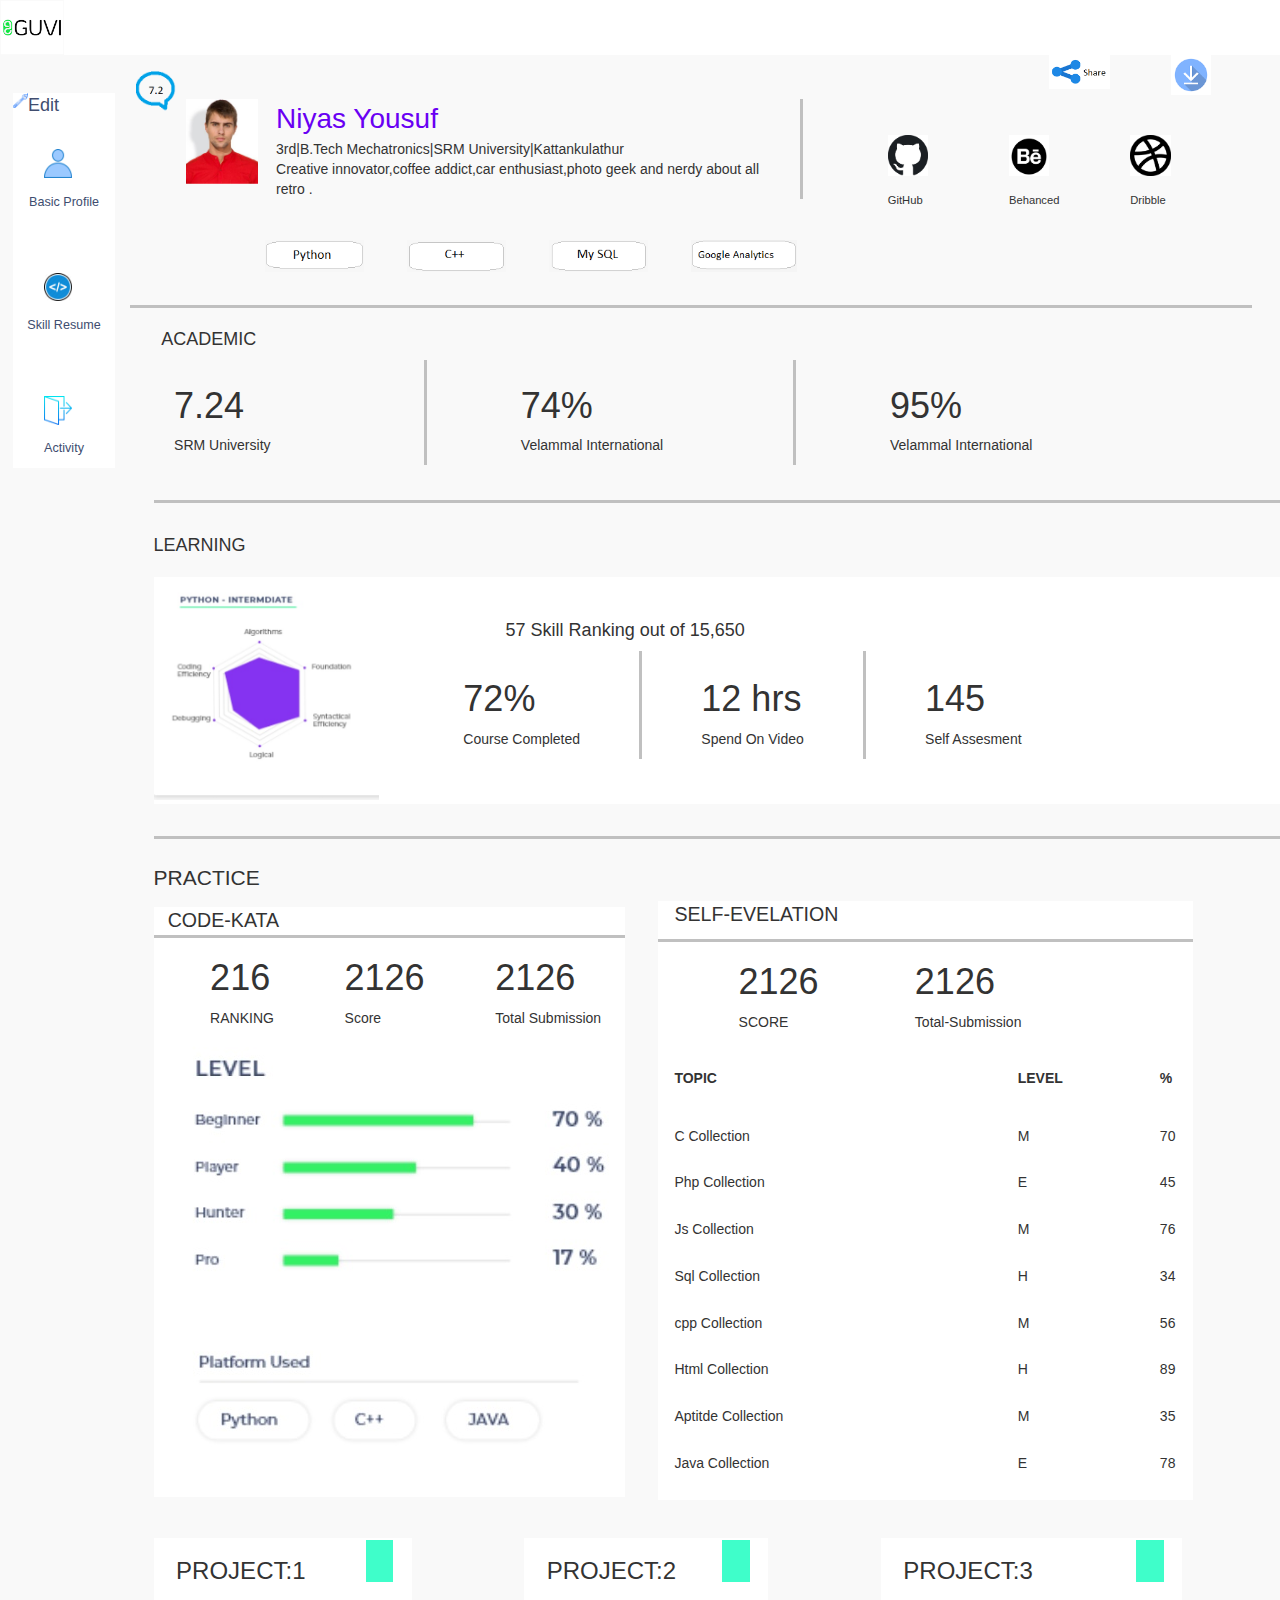
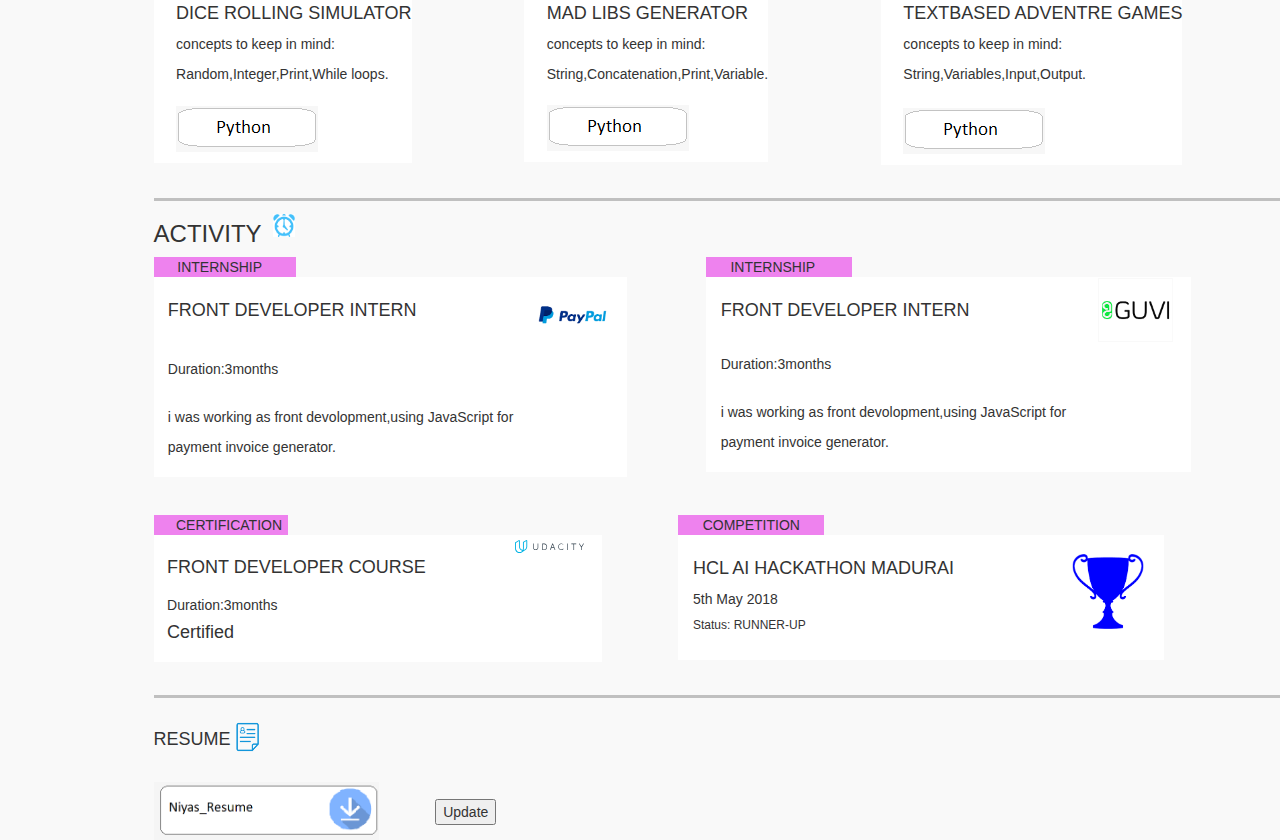
<file: guvi/index.html>
<!DOCTYPE html>
<head>
<link rel="stylesheet" href="css/bootstrap.min.css">
<link rel="stylesheet" href="style.css">
</head>
<html>
	<body>
		<div class="header">
			<img src="images/guvi_icon.png" height="2%" width="5%">
		</div>
		<div class="part1">
			<div class="menu">
			<div class="col-md-3">
				<div class="menu-1">
				<img src="images/menu-1.png" height="1%" width="15.17">
				<p>Edit</p>
				<div class="clear"></div>
				</div>
				<div class="menu-2">
				<div class="img2"><img src="images/menu-2.png" height="5%" width="40%" ></div>
				<div class="para2"><p>Basic Profile</p></div>
				</div>
				<div class="menu-3">
				<div class="img3"><img src="images/menu-3.png" height="5%" width="40%"></div>
				<div class="para3"><p>Skill Resume</p></div>
				</div>
				<div class="menu-4">
				<div class="img4"><img src="images/menu-4.png" height="5%" width="40%"></div>
				<div class="para4"><p>Activity</p></div>
				</div>
			</div>
			</div>
			<div class="col-md-9">
		
				<div class="section1">
					<div class="lay1">
						<img src="images/coment1.png" width="80%" height="40%">
					</div>
					<div class="lay2">
						<img src="images/pic.png" width="80%" height="30%">
					</div>
					<div class="lay3">
					<div class="d">
						<div class="name">
							<p>Niyas Yousuf</p>
						</div>
						<div class="college">
							<p>3rd|B.Tech Mechatronics|SRM University|Kattankulathur</p>
						</div>
						<div class="tim">
							<p>Creative innovator,coffee addict,car enthusiast,photo geek and nerdy about all  retro   .</p>
						</div>
					</div></div>
					<div class="lay4">
						<div class="logo4">
							<img src="images/logo5.png" width="50%" height="30%">
						</div>
						<div class="logo5">
							<img src="images/logo4.png" width="50%" height="30%">
						</div>
						<div class="clear"></div>
						<div class="logo1">
							<img src="images/logo1.png" width="50%" height="30%">
							<p>GitHub</p>
						</div>
						<div class="logo2">
							<img src="images/logo2.png" width="50%" height="30%">
							<p>Behanced</p>
						</div>
						<div class="logo3">
							<img src="images/logo3.png" width="50%" height="30%">
							<p>Dribble</p>
						</div>
					</div>
					<div class="clear"></div>
				</div>
				<div class="section2">
					<div class="tile1">
						<img src="images/tile1.png" width="70%" height="10%">
					</div>
					<div class="tile2">
						<img src="images/tile2.png" width="70%" height="10%">
					</div>
					<div class="tile3">
						<img src="images/tile3.png" width="70%" height="10%">
					</div>
					<div class="tile4">
						<img src="images/tile4.png" width="70%" height="10%">
					</div>
				</div>
				<div class="clear"></div>
				<div class="decorate"><p>  <p></div>
			</div>
			<div class="section3">
				<div class="academic">
					<h4>ACADEMIC</h4>
				</div>
				<div class="as1">
					<h1>7.24</h1>
					<p>SRM University</p>
				</div>
				<div class="as2">
					<h1>74%</h1>
					<p>Velammal International</p>
				</div>
				<div class="as3">
					<h1>95%</h1>
					<p>Velammal International</p>
				</div>
			</div>
            <div class="clear"></div>
		
			</div>
		
		
		</div>
		</div>
	<div class="section4">
		<div class="decorate"><p>  <p></div>	
		<div class="academi">
			<h4>LEARNING</h4>
		</div>
		<div class="for1">
			<div class="rig1">
				<img src="images/graph.png" width="100%" height="10%">
			</div>
			<div class="rig2">
			<h4>57 Skill Ranking out of 15,650</h4>
			<div class="as4">
					<h1>72%</h1>
					<p>Course Completed</p>
				</div>
				<div class="as5">
					<h1>12 hrs</h1>
					<p>Spend On Video</p>
				</div>
				<div class="as6">
					<h1>145</h1>
					<p>Self Assesment</p>
				</div>
				
			</div><div class="clear"></div>
		</div>
		
	</div>
	<div class="er">
	<div class="decorate"><p>  <p></div>
	<div class="section5">
		<div class="s5">
		<p>PRACTICE</p></div>
		<div class="tp1">
			<div class="tph">
				<p>CODE-KATA</P>
			</div>
			<div class="tph1">
				<h1>216</h1>
				<p>RANKING</P>
			</div>
			<div class="tph2">
				<h1>2126</h1>
				<p>Score</P>
			</div>
			<div class="tph3">
				<h1>2126</h1>
				<p>Total Submission</p>
			</div>
			<div class="clear"></div>
			<img src="images/bar.png">
		</div>
	</div>
	<div class="section6">
		<div class="ts1">
			<div class="tsh">
				<p>SELF-EVELATION</P>
			</div>
			<div class="tsh1">
				<h1>2126</h1>
				<p>SCORE</P>
			</div>
			<div class="tsh2">
				<h1>2126</h1>
				<p>Total-Submission</P>
			</div>
			
			<table style="width:100%">
				<tr>
					<th>TOPIC</th>
					<th>LEVEL</th> 
					<th>%</th>
					
				</tr>
				<tr>
					<td>C Collection</td>
					<td>M</td>
					<td>70</td>
				</tr>
				<tr>
					<td>Php Collection</td>
					<td>E</td>
					<td>45</td>
				</tr>
				<tr>
					<td>Js Collection</td>
					<td>M</td>
					<td>76</td>
				</tr>
				<tr>
					<td>Sql Collection</td>
					<td>H</td>
					<td>34</td>
				</tr>
				<tr>
					<td>cpp Collection</td>
					<td>M</td>
					<td>56</td>
				</tr>
				<tr>
					<td>Html Collection</td>
					<td>H</td>
					<td>89</td>
				</tr>
				<tr>
					<td>Aptitde Collection</td>
					<td>M</td>
					<td>35</td>
				</tr>
				<tr>
					<td>Java Collection</td>
					<td>E</td>
					<td>78</td>
				</tr>
			</table>
	</div>
	</div><div class="clear"></div></div>
	
	<div class="seo">
		<div class="section7">
			<div class="head1">
			<h3>PROJECT:1</h3></div>
			<div class="tag">
			<img src="images/tag.png" width="60%"></div><div class="clear"></div>
			<h4>DICE ROLLING SIMULATOR</h4>
			<p>concepts to keep in mind:</p>
			<p>Random,Integer,Print,While loops.</p>
			<img src="images/tile1.png">
		</div>
		<div class="seo2">
		<div class="section8">
			<div class="head1">
			<h3>PROJECT:2</h3></div>
			<div class="tag">
			<img src="images/tag.png" width="60%"></div><div class="clear"></div>
			<h4>MAD LIBS GENERATOR</h4>
			<p>concepts to keep in mind:</p>
			<p>String,Concatenation,Print,Variable.</p>
			<img src="images/tile1.png">
		</div></div>
		<div class="seo2">
		<div class="section9">
			<div class="head1">
			<h3>PROJECT:3</h3></div>
			<div class="tag">
			<img src="images/tag.png" width="60%"></div><div class="clear"></div>
			<h4>TEXTBASED ADVENTRE GAMES</h4>
			<p>concepts to keep in mind:</p>
			<p>String,Variables,Input,Output.</p>
			<img src="images/tile1.png">
		</div><div class="clear"></div></div></div>
	</div>
	<div class="fi">
	<div class="decorate">
	<p>  <p>
	</div>
	<div class="vel">
	<h3>ACTIVITY</H3>
	<img src="images/ic4.png" width="2%"><div class="clear"></div></div>
	<div class="section10">
	<div class="dc">
		<p>INTERNSHIP</p>
	</div>
	<div class="mar">	
		<div class="ta">
		<h4>FRONT DEVELOPER INTERN</h4></div>
		<div class="da">
		<img src="images/ic1.png" width="80%"></div><div class="clear"></div>
		<h5>Duration:3months</h5>
		<p><br>i was working as front devolopment,using JavaScript for</p>
		<p>payment invoice generator.</p>
	</div>
	</div>
	<div class="section11">
	<div class="dc">
		<p>INTERNSHIP</p>
	</div>
	<div class="mar">	
		<div class="ta">
		<h4>FRONT DEVELOPER INTERN</h4></div>
		<div class="da">
		<img src="images/guvi_icon.png" width="80%"></div><div class="clear"></div>
		<h5>Duration:3months</h5>
		<p><br>i was working as front devolopment,using JavaScript for</p>
		<p>payment invoice generator.</p>
	</div>
</div><div class="clear"></div></div>
<div class="section12">
	<div class="dc">
		<p>CERTIFICATION</p>
	</div>
	<div class="mar">	
		<div class="ta">
		<h4>FRONT DEVELOPER COURSE</h4></div>
		<div class="da">
		<img src="images/ic2.svg" width="80%"></div><div class="clear"></div>
		<h5>Duration:3months</h5>
		<h4>Certified</h4>
	</div>
</div>
<div class="section13">
	<div class="dc">
		<p>COMPETITION</p>
	</div>
	<div class="mar">	
		<div class="ta">
		<h4>HCL AI HACKATHON MADURAI</h4>
		<p>5th May 2018</p>
		<h6>Status: RUNNER-UP</h6></div>
		<div class="da">
		<img src="images/ic3.png" width="80%"></div><div class="clear"></div>
	</div>
	
</div><div class="clear"></div><div class="clear">
<div class="final">
<div class="decorate">
	<p>  <p>
	</div>
<h4>RESUME</H4>
<img src="images/res.png" width="3%"><div class="clear"></div>
<div class="many">
<img src="images/form.png" width="20%">
<form>
<div class="redy">
<input type="submit" value="Update">
</div>
</form>	
</div>	
</div>
	
	
	
	
	
	
	
	
	
	
	
	
	
	</body>
</file>
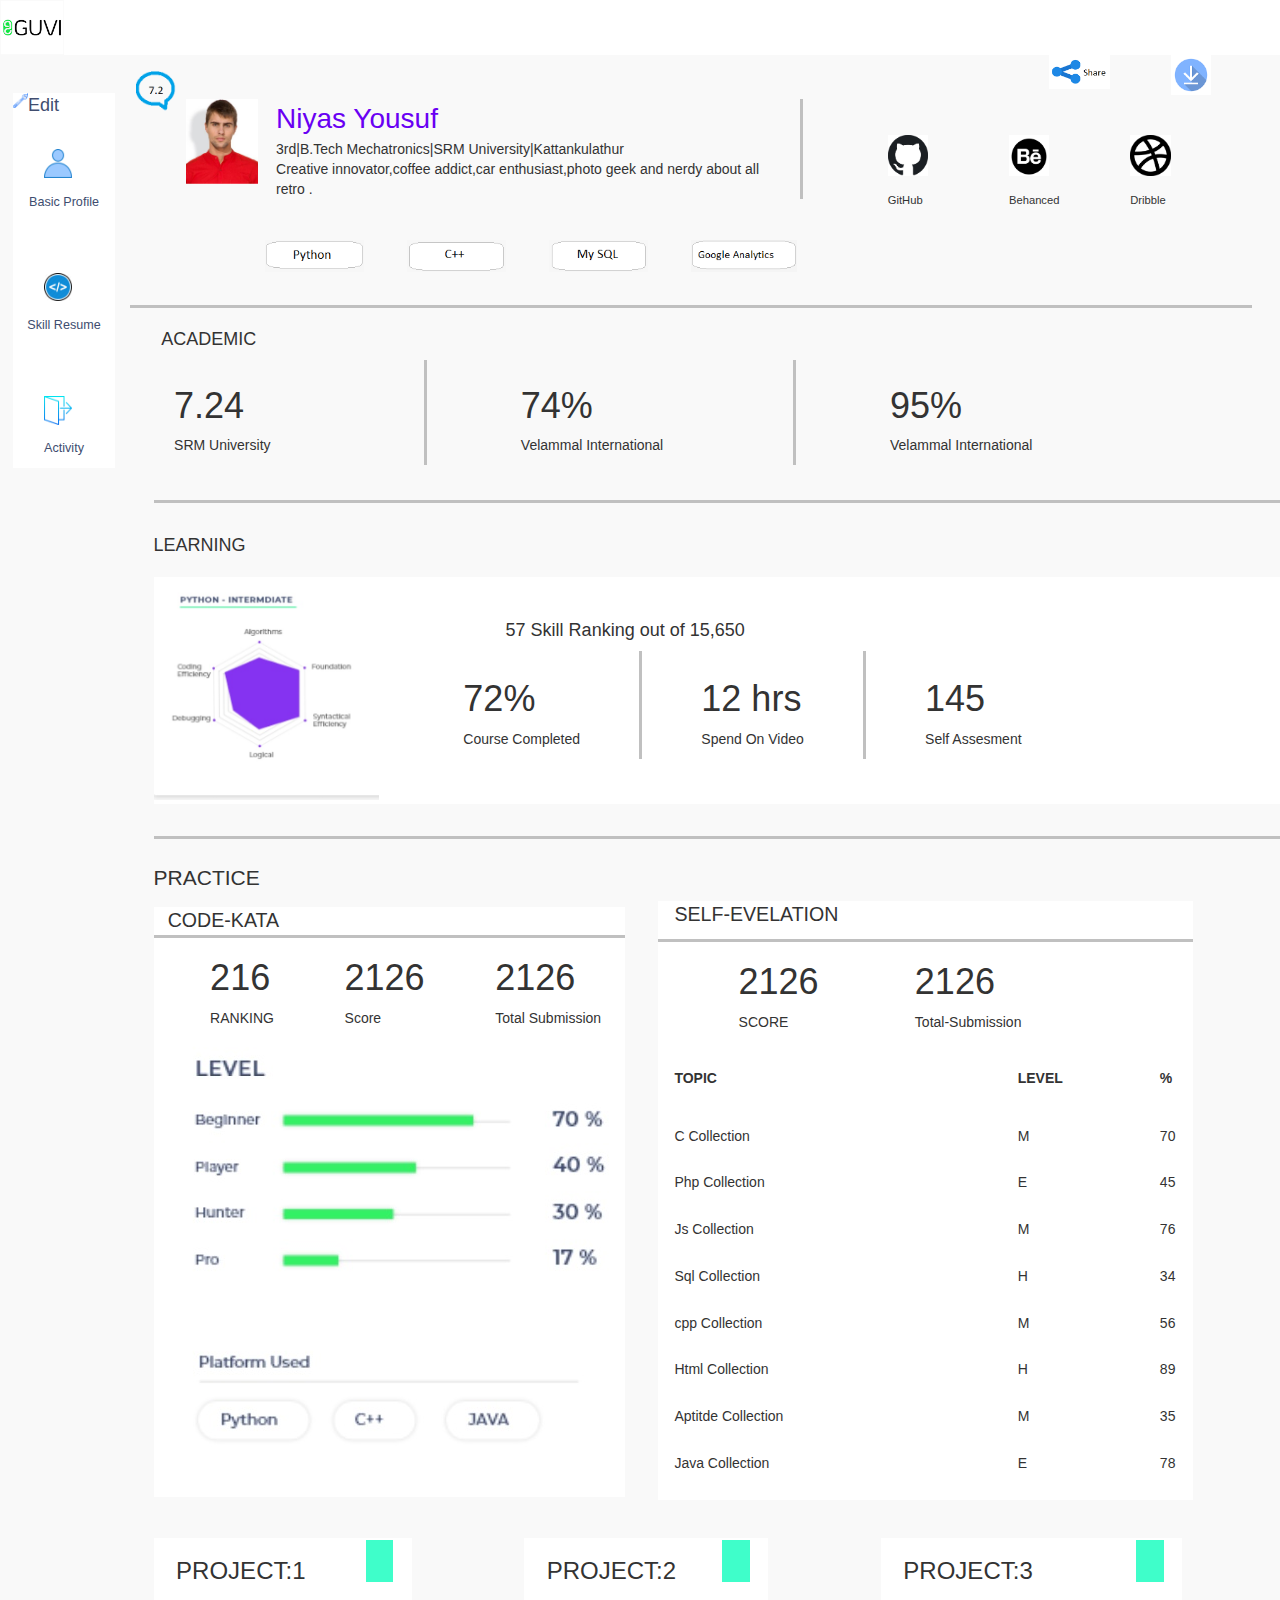
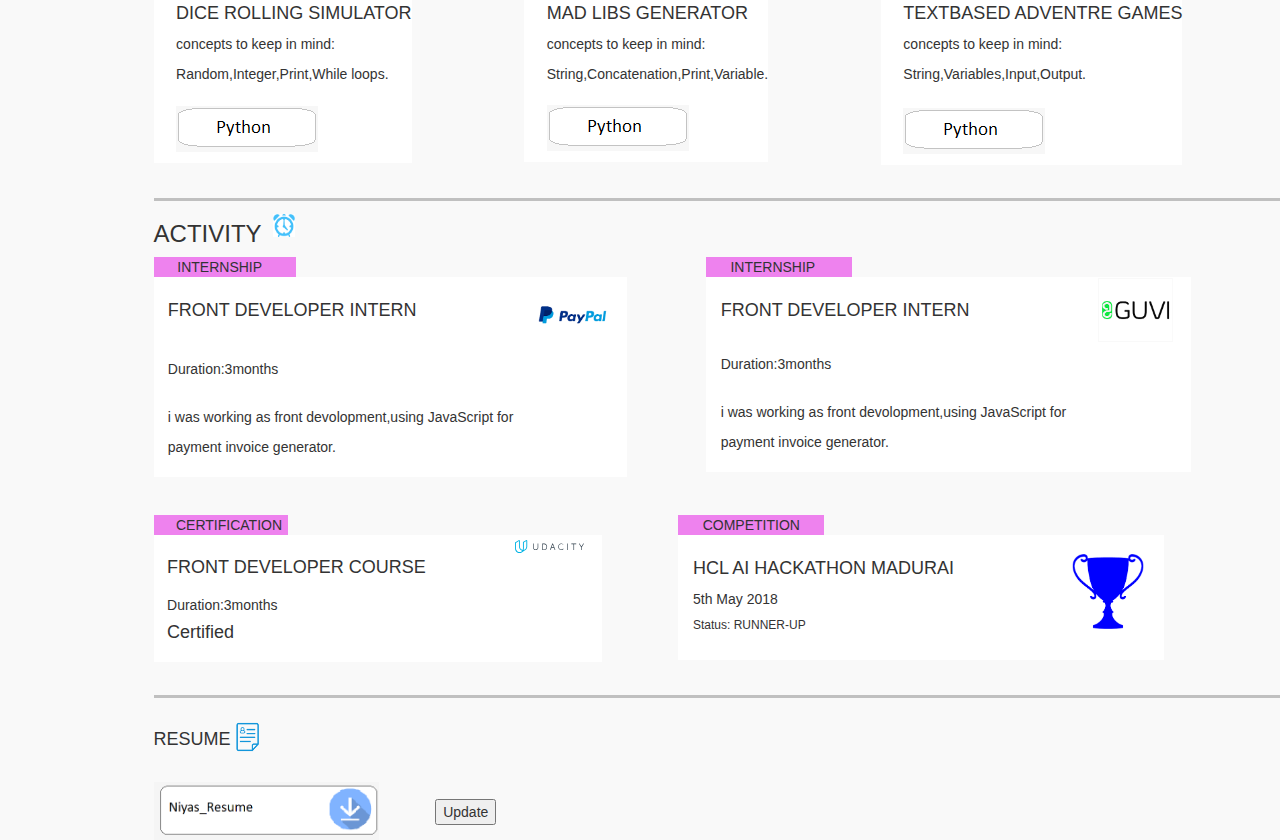
<file: guvi/guvi1.html>
<!DOCTYPE html>
<head>
<link rel="stylesheet" href="css/bootstrap.min.css">
<link rel="stylesheet" href="style.css">
</head>
<html>
	<body>
		<div class="header">
			<img src="images/guvi_icon.png" height="2%" width="5%">
		</div>
		<div class="part1">
			<div class="menu">
			<div class="col-md-3">
				<div class="menu-1">
				<img src="images/menu-1.png" height="1%" width="15.17">
				<p>Edit</p>
				<div class="clear"></div>
				</div>
				<div class="menu-2">
				<div class="img2"><img src="images/menu-2.png" height="5%" width="40%" ></div>
				<div class="para2"><p>Basic Profile</p></div>
				</div>
				<div class="menu-3">
				<div class="img3"><img src="images/menu-3.png" height="5%" width="40%"></div>
				<div class="para3"><p>Skill Resume</p></div>
				</div>
				<div class="menu-4">
				<div class="img4"><img src="images/menu-4.png" height="5%" width="40%"></div>
				<div class="para4"><p>Activity</p></div>
				</div>
			</div>
			</div>
			<div class="col-md-9">
		
				<div class="section1">
					<div class="lay1">
						<img src="images/coment1.png" width="80%" height="40%">
					</div>
					<div class="lay2">
						<img src="images/pic.png" width="80%" height="30%">
					</div>
					<div class="lay3">
					<div class="d">
						<div class="name">
							<p>Niyas Yousuf</p>
						</div>
						<div class="college">
							<p>3rd|B.Tech Mechatronics|SRM University|Kattankulathur</p>
						</div>
						<div class="tim">
							<p>Creative innovator,coffee addict,car enthusiast,photo geek and nerdy about all  retro   .</p>
						</div>
					</div></div>
					<div class="lay4">
						<div class="logo4">
							<img src="images/logo5.png" width="50%" height="30%">
						</div>
						<div class="logo5">
							<img src="images/logo4.png" width="50%" height="30%">
						</div>
						<div class="clear"></div>
						<div class="logo1">
							<img src="images/logo1.png" width="50%" height="30%">
							<p>GitHub</p>
						</div>
						<div class="logo2">
							<img src="images/logo2.png" width="50%" height="30%">
							<p>Behanced</p>
						</div>
						<div class="logo3">
							<img src="images/logo3.png" width="50%" height="30%">
							<p>Dribble</p>
						</div>
					</div>
					<div class="clear"></div>
				</div>
				<div class="section2">
					<div class="tile1">
						<img src="images/tile1.png" width="70%" height="10%">
					</div>
					<div class="tile2">
						<img src="images/tile2.png" width="70%" height="10%">
					</div>
					<div class="tile3">
						<img src="images/tile3.png" width="70%" height="10%">
					</div>
					<div class="tile4">
						<img src="images/tile4.png" width="70%" height="10%">
					</div>
				</div>
				<div class="clear"></div>
				<div class="decorate"><p>  <p></div>
			</div>
			<div class="section3">
				<div class="academic">
					<h4>ACADEMIC</h4>
				</div>
				<div class="as1">
					<h1>7.24</h1>
					<p>SRM University</p>
				</div>
				<div class="as2">
					<h1>74%</h1>
					<p>Velammal International</p>
				</div>
				<div class="as3">
					<h1>95%</h1>
					<p>Velammal International</p>
				</div>
			</div>
            <div class="clear"></div>
		
			</div>
		
		
		</div>
		</div>
	<div class="section4">
		<div class="decorate"><p>  <p></div>	
		<div class="academi">
			<h4>LEARNING</h4>
		</div>
		<div class="for1">
			<div class="rig1">
				<img src="images/graph.png" width="100%" height="10%">
			</div>
			<div class="rig2">
			<h4>57 Skill Ranking out of 15,650</h4>
			<div class="as4">
					<h1>72%</h1>
					<p>Course Completed</p>
				</div>
				<div class="as5">
					<h1>12 hrs</h1>
					<p>Spend On Video</p>
				</div>
				<div class="as6">
					<h1>145</h1>
					<p>Self Assesment</p>
				</div>
				
			</div><div class="clear"></div>
		</div>
		
	</div>
	<div class="er">
	<div class="decorate"><p>  <p></div>
	<div class="section5">
		<div class="s5">
		<p>PRACTICE</p></div>
		<div class="tp1">
			<div class="tph">
				<p>CODE-KATA</P>
			</div>
			<div class="tph1">
				<h1>216</h1>
				<p>RANKING</P>
			</div>
			<div class="tph2">
				<h1>2126</h1>
				<p>Score</P>
			</div>
			<div class="tph3">
				<h1>2126</h1>
				<p>Total Submission</p>
			</div>
			<div class="clear"></div>
			<img src="images/bar.png">
		</div>
	</div>
	<div class="section6">
		<div class="ts1">
			<div class="tsh">
				<p>SELF-EVELATION</P>
			</div>
			<div class="tsh1">
				<h1>2126</h1>
				<p>SCORE</P>
			</div>
			<div class="tsh2">
				<h1>2126</h1>
				<p>Total-Submission</P>
			</div>
			
			<table style="width:100%">
				<tr>
					<th>TOPIC</th>
					<th>LEVEL</th> 
					<th>%</th>
					
				</tr>
				<tr>
					<td>C Collection</td>
					<td>M</td>
					<td>70</td>
				</tr>
				<tr>
					<td>Php Collection</td>
					<td>E</td>
					<td>45</td>
				</tr>
				<tr>
					<td>Js Collection</td>
					<td>M</td>
					<td>76</td>
				</tr>
				<tr>
					<td>Sql Collection</td>
					<td>H</td>
					<td>34</td>
				</tr>
				<tr>
					<td>cpp Collection</td>
					<td>M</td>
					<td>56</td>
				</tr>
				<tr>
					<td>Html Collection</td>
					<td>H</td>
					<td>89</td>
				</tr>
				<tr>
					<td>Aptitde Collection</td>
					<td>M</td>
					<td>35</td>
				</tr>
				<tr>
					<td>Java Collection</td>
					<td>E</td>
					<td>78</td>
				</tr>
			</table>
	</div>
	</div><div class="clear"></div></div>
	
	<div class="seo">
		<div class="section7">
			<div class="head1">
			<h3>PROJECT:1</h3></div>
			<div class="tag">
			<img src="images/tag.png" width="60%"></div><div class="clear"></div>
			<h4>DICE ROLLING SIMULATOR</h4>
			<p>concepts to keep in mind:</p>
			<p>Random,Integer,Print,While loops.</p>
			<img src="images/tile1.png">
		</div>
		<div class="seo2">
		<div class="section8">
			<div class="head1">
			<h3>PROJECT:2</h3></div>
			<div class="tag">
			<img src="images/tag.png" width="60%"></div><div class="clear"></div>
			<h4>MAD LIBS GENERATOR</h4>
			<p>concepts to keep in mind:</p>
			<p>String,Concatenation,Print,Variable.</p>
			<img src="images/tile1.png">
		</div></div>
		<div class="seo2">
		<div class="section9">
			<div class="head1">
			<h3>PROJECT:3</h3></div>
			<div class="tag">
			<img src="images/tag.png" width="60%"></div><div class="clear"></div>
			<h4>TEXTBASED ADVENTRE GAMES</h4>
			<p>concepts to keep in mind:</p>
			<p>String,Variables,Input,Output.</p>
			<img src="images/tile1.png">
		</div><div class="clear"></div></div></div>
	</div>
	<div class="fi">
	<div class="decorate">
	<p>  <p>
	</div>
	<div class="vel">
	<h3>ACTIVITY</H3>
	<img src="images/ic4.png" width="2%"><div class="clear"></div></div>
	<div class="section10">
	<div class="dc">
		<p>INTERNSHIP</p>
	</div>
	<div class="mar">	
		<div class="ta">
		<h4>FRONT DEVELOPER INTERN</h4></div>
		<div class="da">
		<img src="images/ic1.png" width="80%"></div><div class="clear"></div>
		<h5>Duration:3months</h5>
		<p><br>i was working as front devolopment,using JavaScript for</p>
		<p>payment invoice generator.</p>
	</div>
	</div>
	<div class="section11">
	<div class="dc">
		<p>INTERNSHIP</p>
	</div>
	<div class="mar">	
		<div class="ta">
		<h4>FRONT DEVELOPER INTERN</h4></div>
		<div class="da">
		<img src="images/guvi_icon.png" width="80%"></div><div class="clear"></div>
		<h5>Duration:3months</h5>
		<p><br>i was working as front devolopment,using JavaScript for</p>
		<p>payment invoice generator.</p>
	</div>
</div><div class="clear"></div></div>
<div class="section12">
	<div class="dc">
		<p>CERTIFICATION</p>
	</div>
	<div class="mar">	
		<div class="ta">
		<h4>FRONT DEVELOPER COURSE</h4></div>
		<div class="da">
		<img src="images/ic2.svg" width="80%"></div><div class="clear"></div>
		<h5>Duration:3months</h5>
		<h4>Certified</h4>
	</div>
</div>
<div class="section13">
	<div class="dc">
		<p>COMPETITION</p>
	</div>
	<div class="mar">	
		<div class="ta">
		<h4>HCL AI HACKATHON MADURAI</h4>
		<p>5th May 2018</p>
		<h6>Status: RUNNER-UP</h6></div>
		<div class="da">
		<img src="images/ic3.png" width="80%"></div><div class="clear"></div>
	</div>
	
</div><div class="clear"></div><div class="clear">
<div class="final">
<div class="decorate">
	<p>  <p>
	</div>
<h4>RESUME</H4>
<img src="images/res.png" width="3%"><div class="clear"></div>
<div class="many">
<img src="images/form.png" width="20%">
<form>
<div class="redy">
<input type="submit" value="Update">
</div>
</form>	
</div>	
</div>
	
	
	
	
	
	
	
	
	
	
	
	
	
	</body>
</file>
<file: guvi/style.css>
.header
{
 height:5%;
 width:100%;
 background-color:white;
}
body
{
	background-color:#f9f9f9;
}
.col-md-3
{
	padding:0px;
	background-color:white;
	width:8%;
	height:20%;
	margin-left:1%;
	margin-top:3%;
}
.col-md-9
{
	width:90%;
}
.menu-1 img 
{
	float:left;
}
.menu-1 p
{
float:left;
color:#404D6F;
height:21px;
	
	font-size:18px;
}
.clear{
	clear:both;
}
.img2,.img3,.img4
{
	padding-left:30%;
}
.menu-2 p,.menu-3 p,.menu-4 p
{
	font-size:90%;
	text-align:center;
	color:#404D6F;
	padding-top:15%;
}
.img2{
	padding-top:25%;
}
.img3,.img4{
	padding-top:50%;
}
.lay1
{   width:5%;
	padding-top:1.5%;
	padding-left:0.5%;
	float:left;
	padding-right:0px;
}
.lay2{
	float:left;
	padding-top:4%;
	width:8%
	
}
.lay3{
	float:left;
	padding-top:4%;
	}
.d
{padding-right:4%;
	border-right-style:solid;
	border-right-width:0.1%;
	border-right-color:silver;

	}
.name p
{
	font-size:200%;
	color:#6900F3;
	margin-bottom:0px;
}
.college p
{
	font-size:100%;
	margin-bottom:0px;
}

.tim p
{
	
	font-size:100%;
}
.lay4,.logo1,.logo2,.logo3
{
	float:left;
}
.lay4
{
	width:40%;
}
.lay4{
	padding-left:4%;
}
.logo1,.logo2,.logo3
{
	width:30%;
	padding-top:10%;
	padding-left:10%;
}

.lay4 p
{
	font-size:80%;
	padding-top:20%;
}
.logo4
{
float:right;
width:20%;
}
.logo5
{
	float:right;
	width:30%;
}
.tile1,.tile2,.tile3,.tile4,.as1,.as2,.as3,.py1
{
float:left;
}	

.section2
{
	padding-top:2%;
	padding-left:12%;
	width:100%;
}

.decorate
{
border-bottom-style:solid;
width:100%;
padding-top:2%;
border-bottom-color:silver;
}

.academic
{font-style:bold;
padding-top:3%;
padding-left:5%;

}
.as1{
	padding-left:5%;
	padding-top:0.5%;
	padding-right:13%;
	border-right-style:solid;
	border-right-color:silver;
}
.as2{
	padding-left:8%;
	padding-top:0.5%;
	padding-right:11%;
	border-right-style:solid;
	border-right-color:silver;
}
.as3{
	padding-left:8%;
	padding-top:0.5%;
}
.decorate2
{
border-bottom-style:solid;
width:100%;
padding-top:1%;
border-bottom-color:silver;

}


.for1
{
	background-color:white;
}
.section4
{
	padding-left:12%;
}

.rig1
{
	float:left;
	width:20%;
}
.rig2
{
	float:left;
	background-color:white;
	width:75%;
	padding-bottom:4%;
}

.rig2 h4
{
	padding-left:15%;
	padding-top:4%;
}
.as4
{
	float:left;
	padding-top:1%;
	padding-left:10%;
	padding-right:7%;
	border-right-style:solid;
	border-right-color:silver;
}
.as5
{
	float:left;
	padding-top:1%;
	padding-left:7%;
	padding-right:7%;
	border-right-style:solid;
	border-right-color:silver;
}
.as6
{
	float:left;
	padding-top:1%;
	padding-left:7%;
	
}
.tp1
{
	background-color:white;
}

.s5
{
	padding-top:3%;
}
.er
{
	padding-left:12%;
}
.tph p,.tsh{
	margin-bottom:0px;
	padding-left:3%;
	font-size:140%;
	border-bottom-style:solid;
	border-bottom-color:silver;
}
.section5,.section6
{
	float:left;
}
	
.tph1,.tph2,.tph3
{
	float:left;
	background-color:white;
	padding-right:3%;
	padding-left:12%;
}

.section6{
	padding-left:3%;
	padding-top:3.8%;
	
}
.ts1
{
background-color:white;
padding-right:0%;
width:150%;
pad
}	
.tsh1,.tsh2
{
	padding-left:15%;
	padding-right:3%;
	float:left;
	padding-bottom:5%;
}
.tsh2{
	padding-left:15%;
}
.ts1 th ,.ts1 td{
padding-left:3%;
padding-bottom:5%;
}	
.ts1 th{
	padding-bottom:7%;
}

.section7,.section8,.section9
{
	float:left;
	background-color:white;
	padding-left:2%;
	padding-bottom:1%;

}

.seo
{
	padding-left:12%;
	padding-top:3%;
}
.section8,.section9
{
	margin-left:10%;
}
.section7 img,.section8 img,.section9 img
{
	padding-top:5%;
}
.head1
{float:left;}
.tag
{
	float:right;	
}
.fi h3 ,.fi img,.section10,.section11
{
	float:left;
}
.fi
{
	padding-left:12%;
}

.fi img{
	padding-top:1.2%;
	margin-left:1%;
}
.ta
{
	float:left;
	padding-top:3%;
}
.da
{
	float:right;
}
.dc p
{
	background-color:violet;
	margin-bottom:0;
	width:30%;
	padding-left:5%;
}
.mar
{
	background-color:white;
	padding-left:3%;
	padding-bottom:2%;

}

.section11
{
	margin-left:7%;
	
}
.da{
	width:20%;

}

.section12
{
float:left;
margin-left:12%;
margin-top:3%;
width:35%;
}
.section11 h5{
padding-top:1%;
}
.section13
{
float:left;
margin-left:6%;
margin-top:3%;

}

.section13 img{
	padding-top:20%;
	padding-bottom:22%;
}

.final h4,.final img{
float:left;
padding-top:2%;}

.final{
	padding-left:12%;
}
.redy
{
	margin-top:3.5%;
	width:10%;
	float:left;
}
.many img{
	margin-right:5%;
}
.section3{
	padding-top:18%;
	padding-left:8%;
}

.academi{
padding-top:2%;
padding-bottom:1%;}

.s5 p{
font-size:150%;
padding-top:2%;
padding-bottom:1%;
width:100%;}
.section6{padding-top:5.5%;}
</file>
